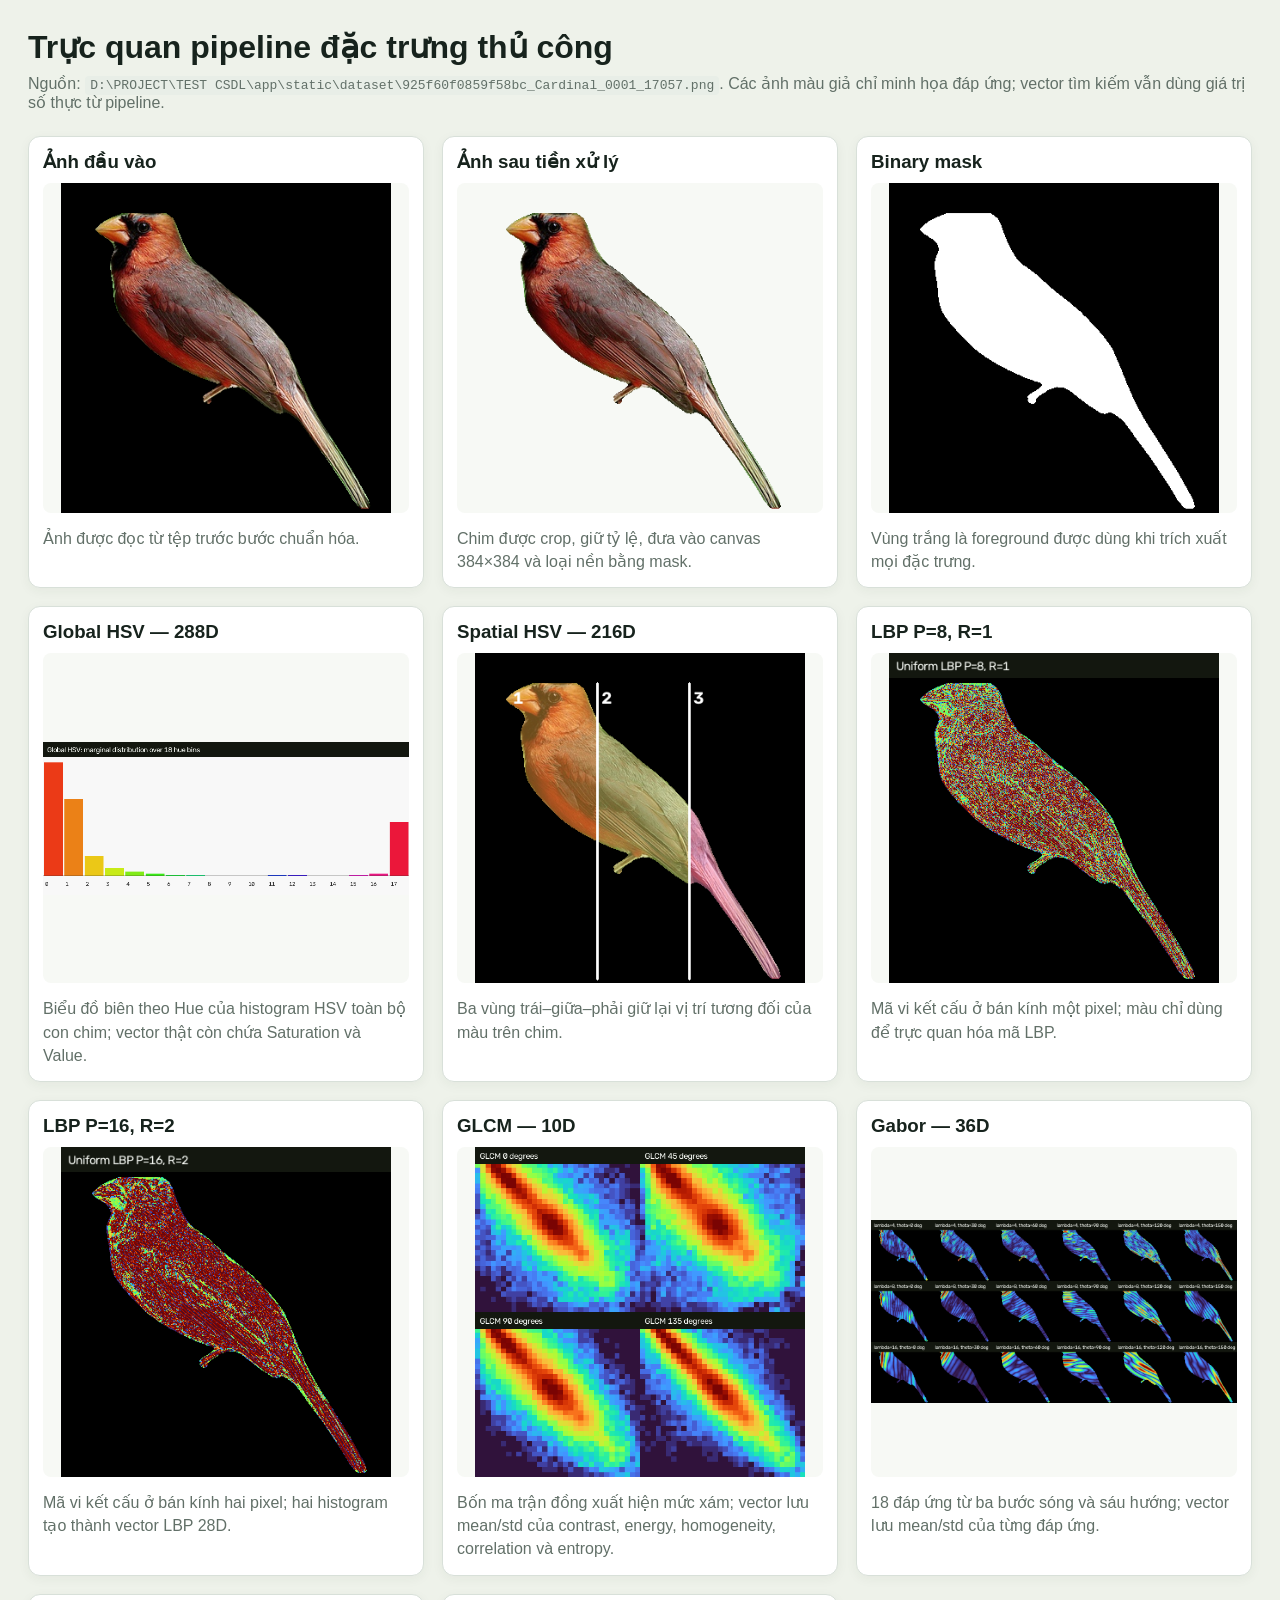
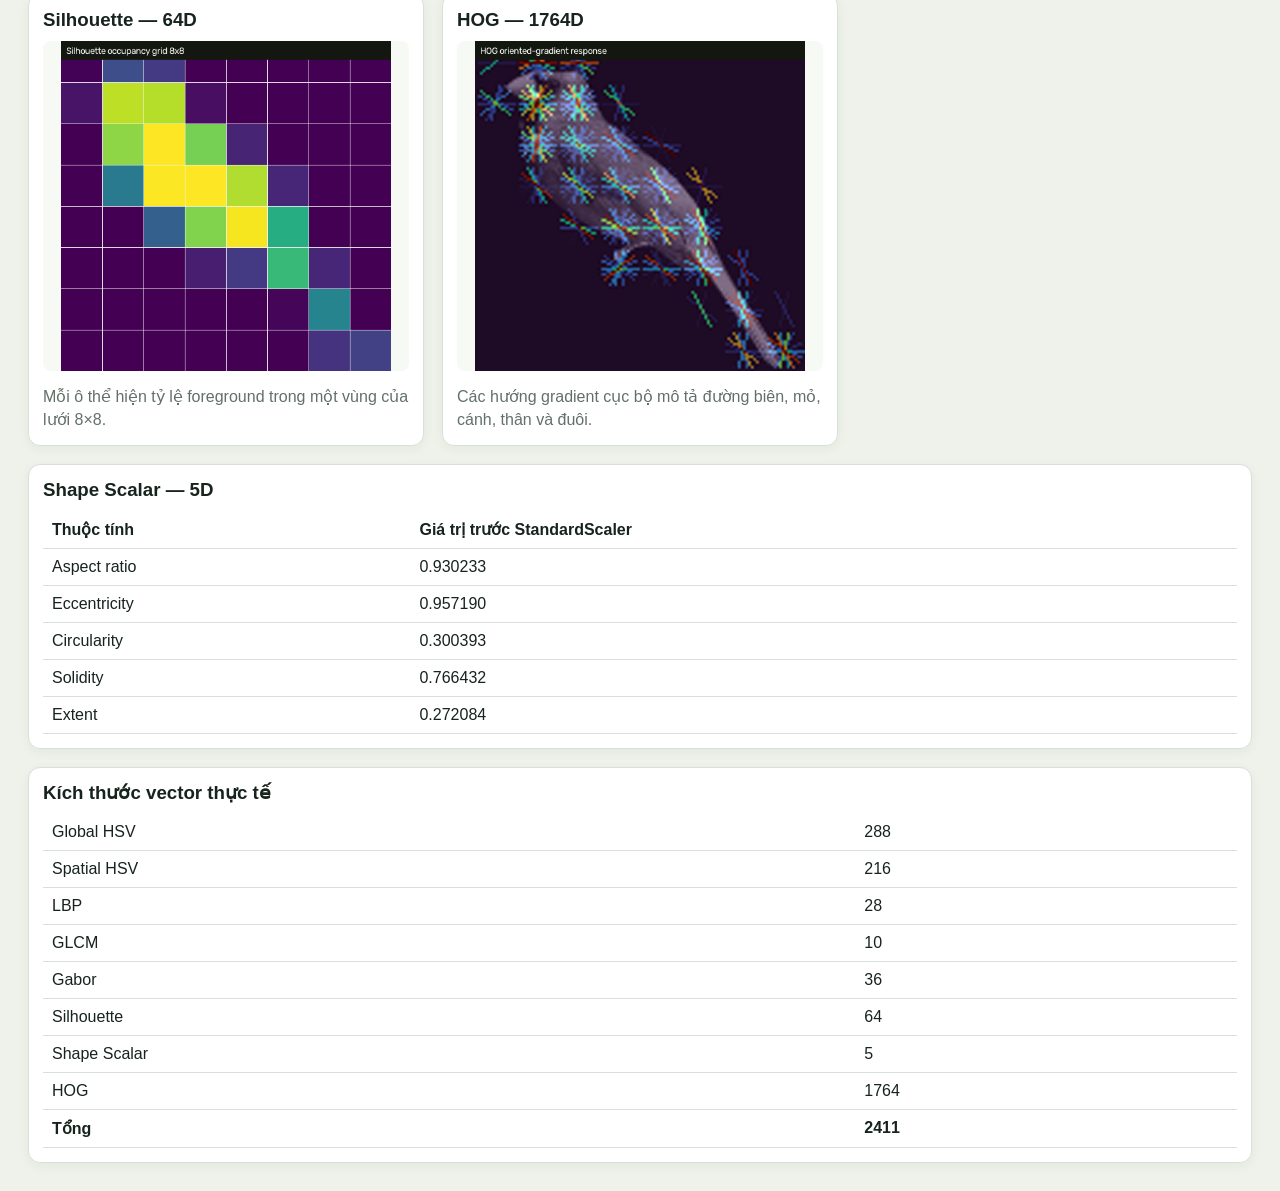
<file: results/feature_visualization/cardinal_example/index.html>
<!doctype html>
<html lang="vi">
<head>
  <meta charset="utf-8">
  <meta name="viewport" content="width=device-width, initial-scale=1">
  <title>Handcrafted feature visualization</title>
  <style>
    :root { color-scheme: light; --ink:#17231d; --muted:#627068; --line:#d8e0d9; --panel:#f7f9f5; }
    * { box-sizing:border-box; }
    body { margin:0; font-family:Segoe UI,Arial,sans-serif; color:var(--ink); background:#eef2ea; }
    main { max-width:1440px; margin:auto; padding:28px; }
    h1 { margin:0 0 8px; } .lead { color:var(--muted); margin:0 0 24px; }
    .grid { display:grid; grid-template-columns:repeat(auto-fit,minmax(330px,1fr)); gap:18px; }
    .card { background:white; border:1px solid var(--line); border-radius:12px; padding:14px; box-shadow:0 3px 12px #2035250d; }
    .card h3 { margin:0 0 10px; } .card img { width:100%; height:330px; object-fit:contain; background:var(--panel); border-radius:8px; }
    .card p { color:var(--muted); line-height:1.45; margin:10px 0 0; }
    table { width:100%; border-collapse:collapse; } td,th { padding:9px; border-bottom:1px solid var(--line); text-align:left; }
    code { background:#e8eee7; padding:2px 5px; border-radius:4px; }
  </style>
</head>
<body><main>
  <h1>Trực quan pipeline đặc trưng thủ công</h1>
  <p class="lead">Nguồn: <code>D:\PROJECT\TEST CSDL\app\static\dataset\925f60f0859f58bc_Cardinal_0001_17057.png</code>. Các ảnh màu giả chỉ minh họa đáp ứng; vector tìm kiếm vẫn dùng giá trị số thực từ pipeline.</p>
  <section class="grid"><article class='card'><h3>Ảnh đầu vào</h3><img src='00_source.png' alt='Ảnh đầu vào'><p>Ảnh được đọc từ tệp trước bước chuẩn hóa.</p></article><article class='card'><h3>Ảnh sau tiền xử lý</h3><img src='01_normalized.png' alt='Ảnh sau tiền xử lý'><p>Chim được crop, giữ tỷ lệ, đưa vào canvas 384×384 và loại nền bằng mask.</p></article><article class='card'><h3>Binary mask</h3><img src='02_mask.png' alt='Binary mask'><p>Vùng trắng là foreground được dùng khi trích xuất mọi đặc trưng.</p></article><article class='card'><h3>Global HSV — 288D</h3><img src='03_global_hsv.png' alt='Global HSV — 288D'><p>Biểu đồ biên theo Hue của histogram HSV toàn bộ con chim; vector thật còn chứa Saturation và Value.</p></article><article class='card'><h3>Spatial HSV — 216D</h3><img src='04_spatial_hsv_regions.png' alt='Spatial HSV — 216D'><p>Ba vùng trái–giữa–phải giữ lại vị trí tương đối của màu trên chim.</p></article><article class='card'><h3>LBP P=8, R=1</h3><img src='05_lbp_r1.png' alt='LBP P=8, R=1'><p>Mã vi kết cấu ở bán kính một pixel; màu chỉ dùng để trực quan hóa mã LBP.</p></article><article class='card'><h3>LBP P=16, R=2</h3><img src='06_lbp_r2.png' alt='LBP P=16, R=2'><p>Mã vi kết cấu ở bán kính hai pixel; hai histogram tạo thành vector LBP 28D.</p></article><article class='card'><h3>GLCM — 10D</h3><img src='07_glcm_matrices.png' alt='GLCM — 10D'><p>Bốn ma trận đồng xuất hiện mức xám; vector lưu mean/std của contrast, energy, homogeneity, correlation và entropy.</p></article><article class='card'><h3>Gabor — 36D</h3><img src='08_gabor_responses.png' alt='Gabor — 36D'><p>18 đáp ứng từ ba bước sóng và sáu hướng; vector lưu mean/std của từng đáp ứng.</p></article><article class='card'><h3>Silhouette — 64D</h3><img src='09_silhouette_grid.png' alt='Silhouette — 64D'><p>Mỗi ô thể hiện tỷ lệ foreground trong một vùng của lưới 8×8.</p></article><article class='card'><h3>HOG — 1764D</h3><img src='10_hog_response.png' alt='HOG — 1764D'><p>Các hướng gradient cục bộ mô tả đường biên, mỏ, cánh, thân và đuôi.</p></article></section>
  <article class="card" style="margin-top:18px">
    <h3>Shape Scalar — 5D</h3>
    <table><thead><tr><th>Thuộc tính</th><th>Giá trị trước StandardScaler</th></tr></thead><tbody><tr><td>Aspect ratio</td><td>0.930233</td></tr><tr><td>Eccentricity</td><td>0.957190</td></tr><tr><td>Circularity</td><td>0.300393</td></tr><tr><td>Solidity</td><td>0.766432</td></tr><tr><td>Extent</td><td>0.272084</td></tr></tbody></table>
  </article>
  <article class="card" style="margin-top:18px">
    <h3>Kích thước vector thực tế</h3>
    <table><tbody>
      <tr><td>Global HSV</td><td>288</td></tr>
      <tr><td>Spatial HSV</td><td>216</td></tr>
      <tr><td>LBP</td><td>28</td></tr>
      <tr><td>GLCM</td><td>10</td></tr>
      <tr><td>Gabor</td><td>36</td></tr>
      <tr><td>Silhouette</td><td>64</td></tr>
      <tr><td>Shape Scalar</td><td>5</td></tr>
      <tr><td>HOG</td><td>1764</td></tr>
      <tr><th>Tổng</th><th>2411</th></tr>
    </tbody></table>
  </article>
</main></body></html>
</file>
